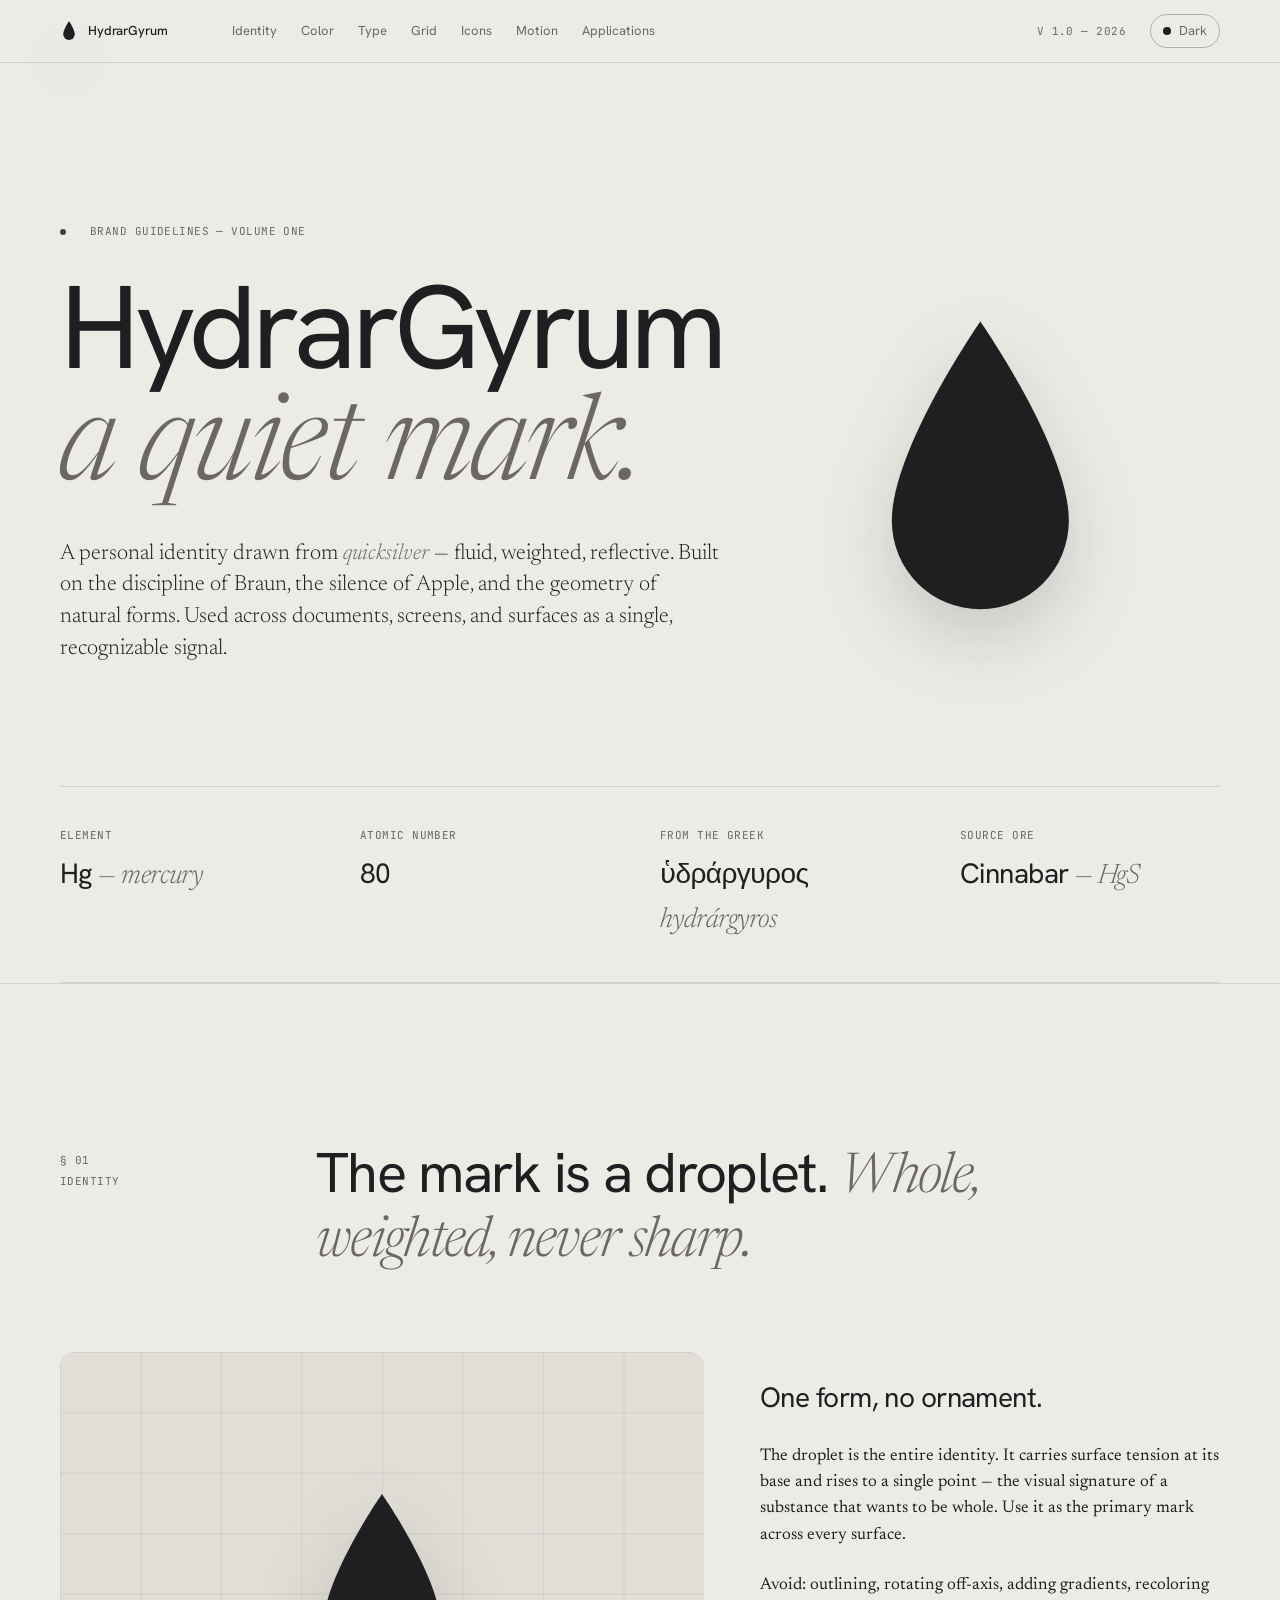
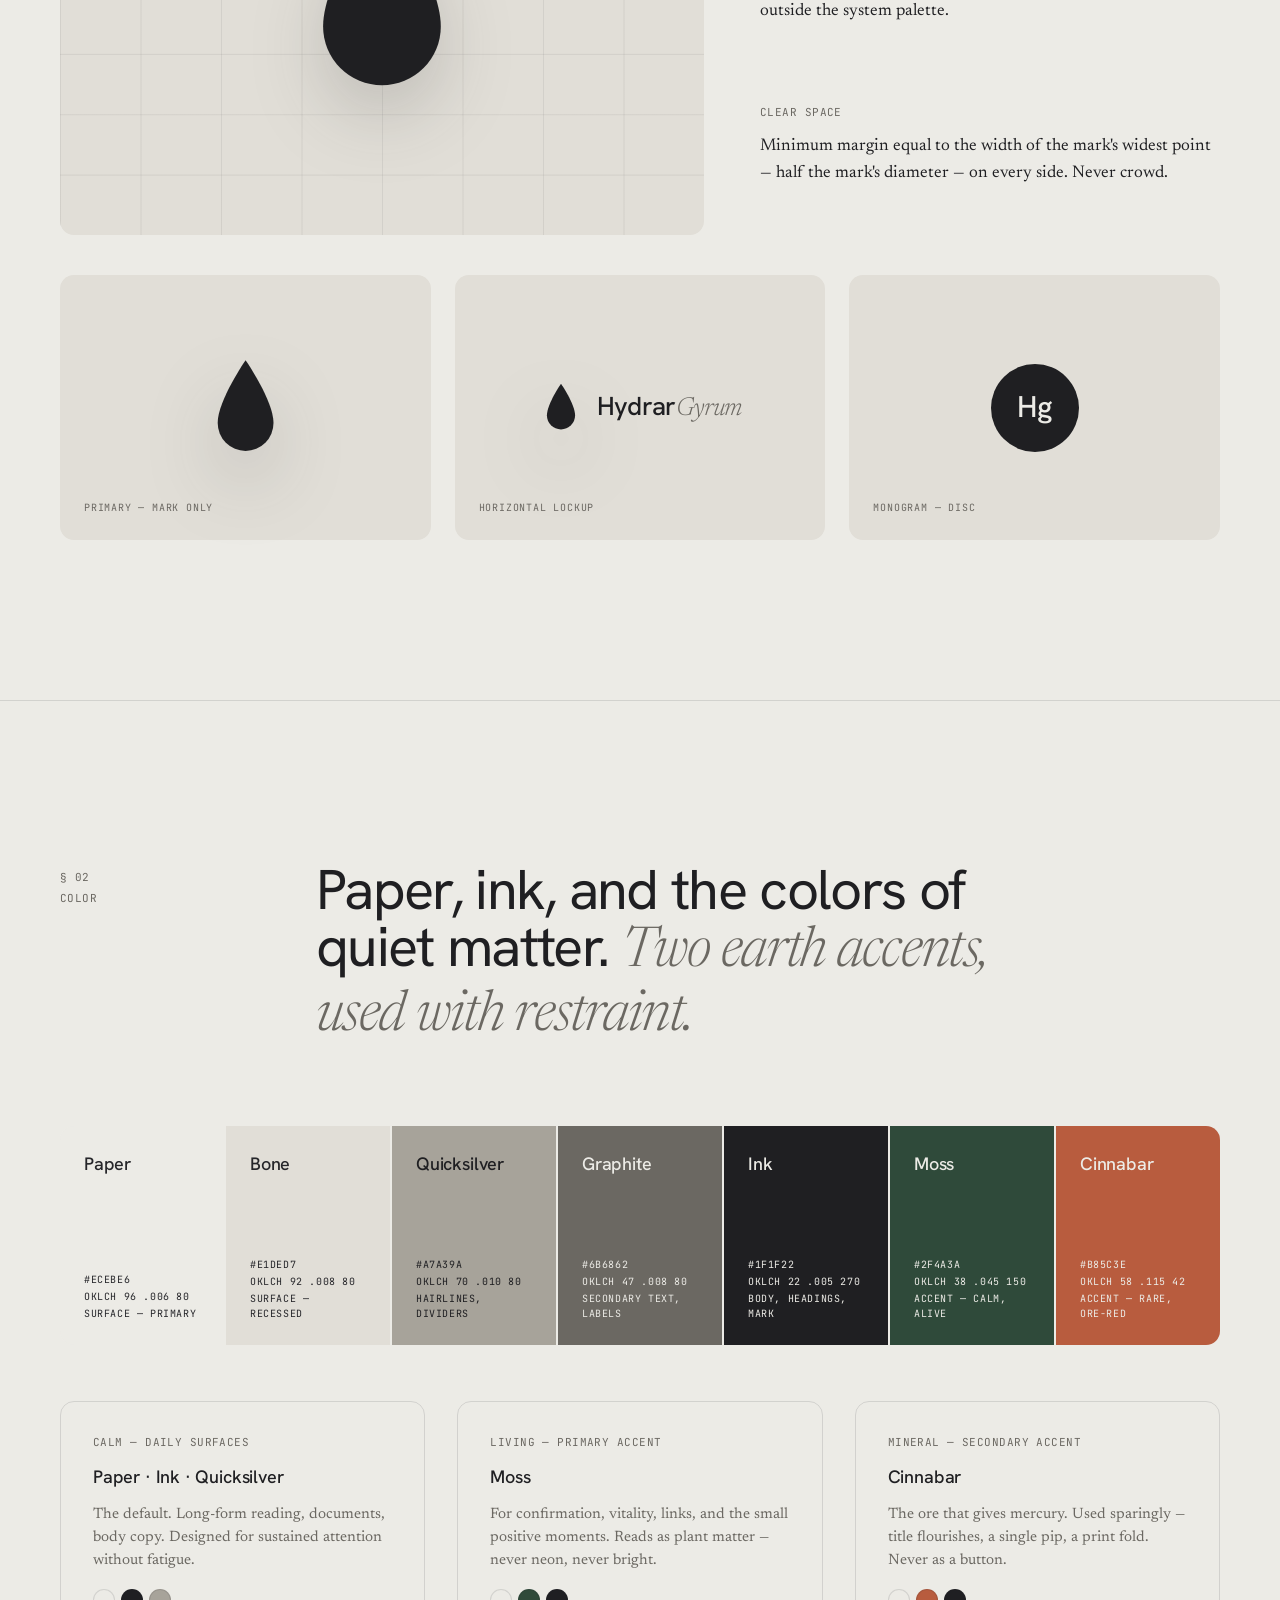
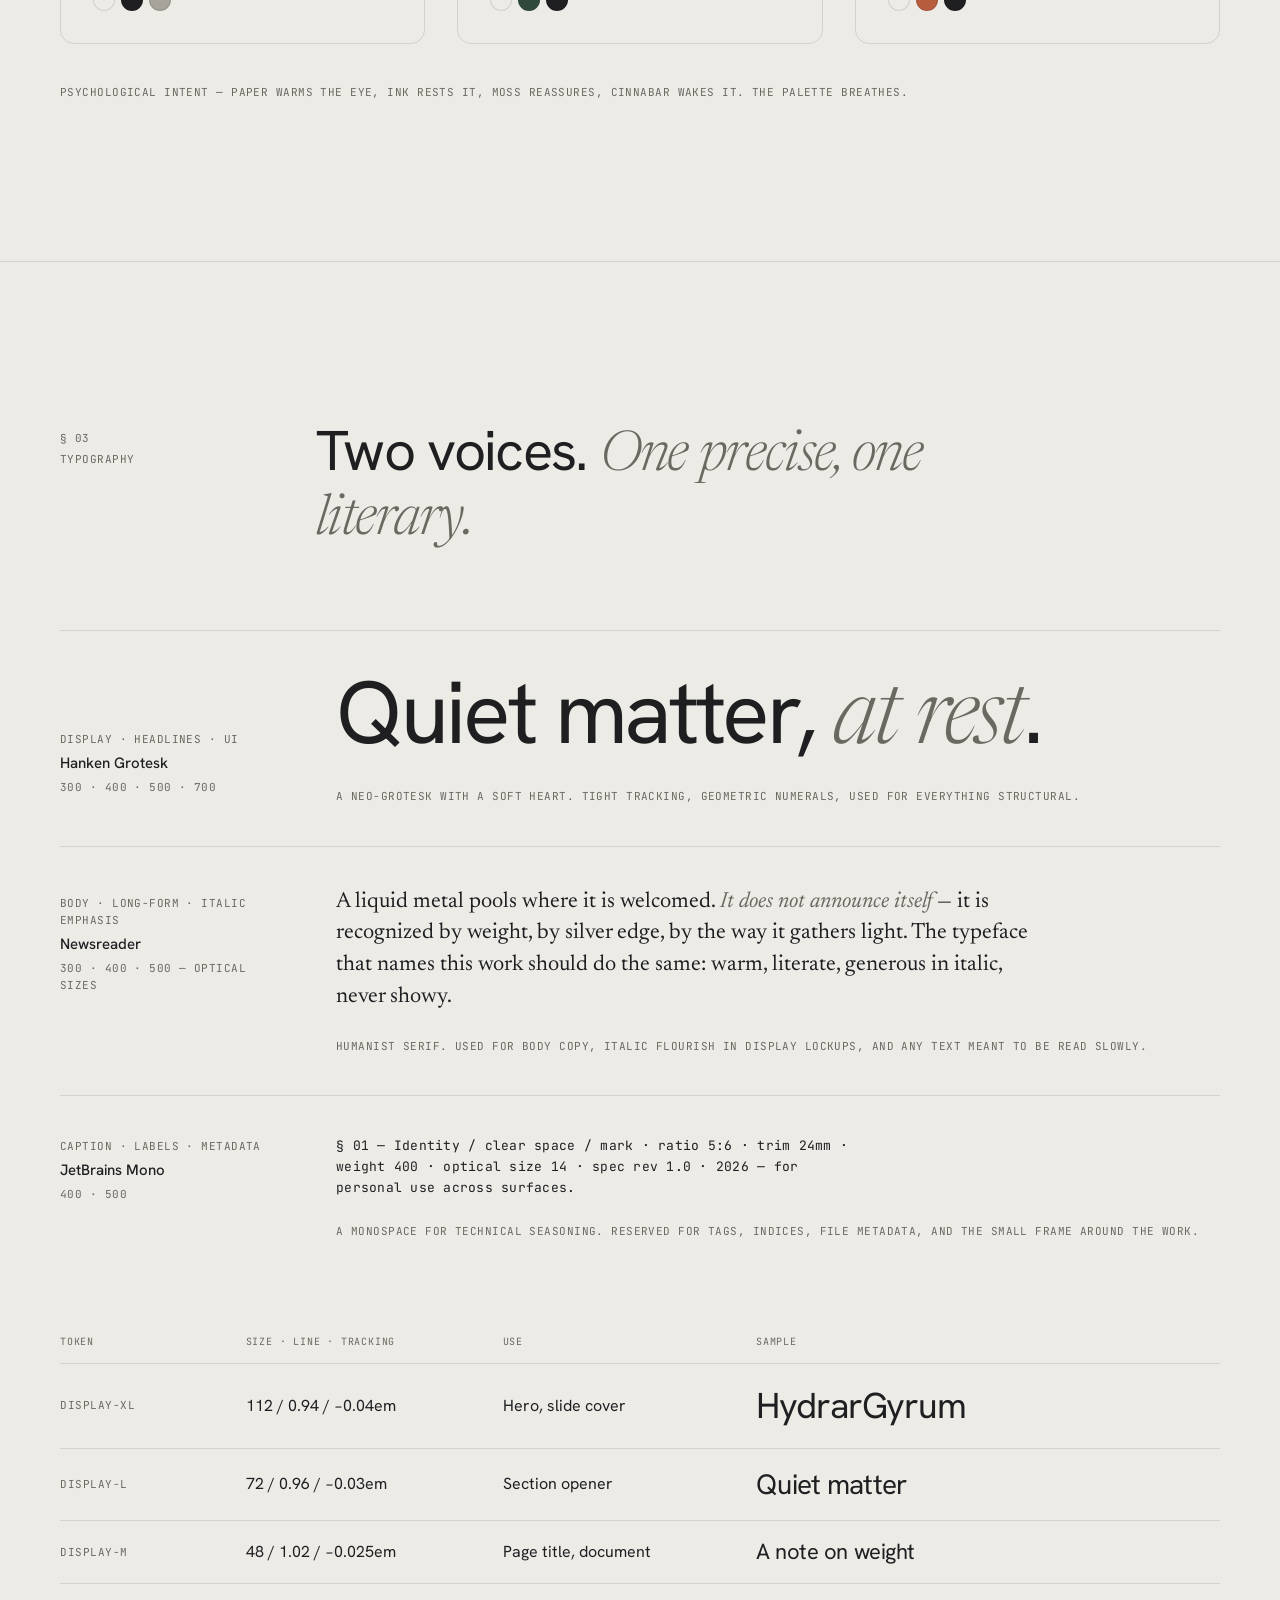
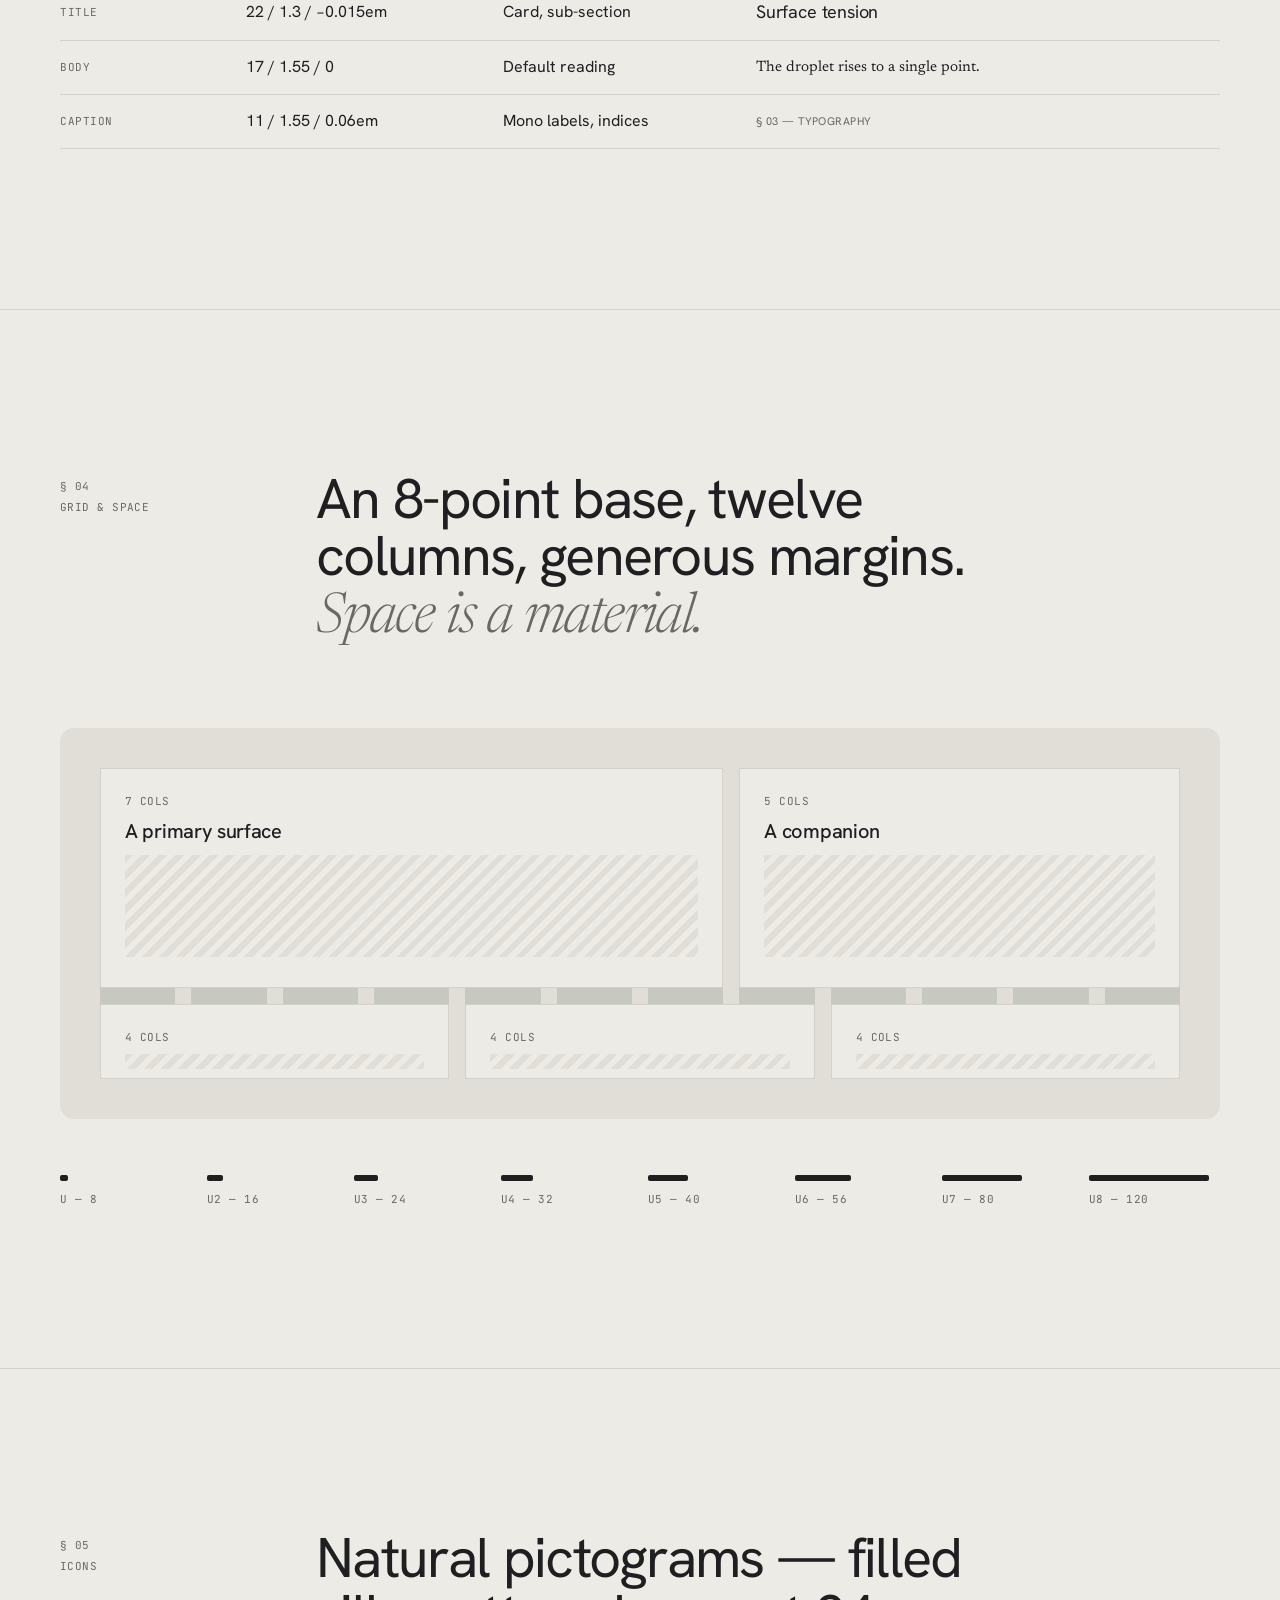
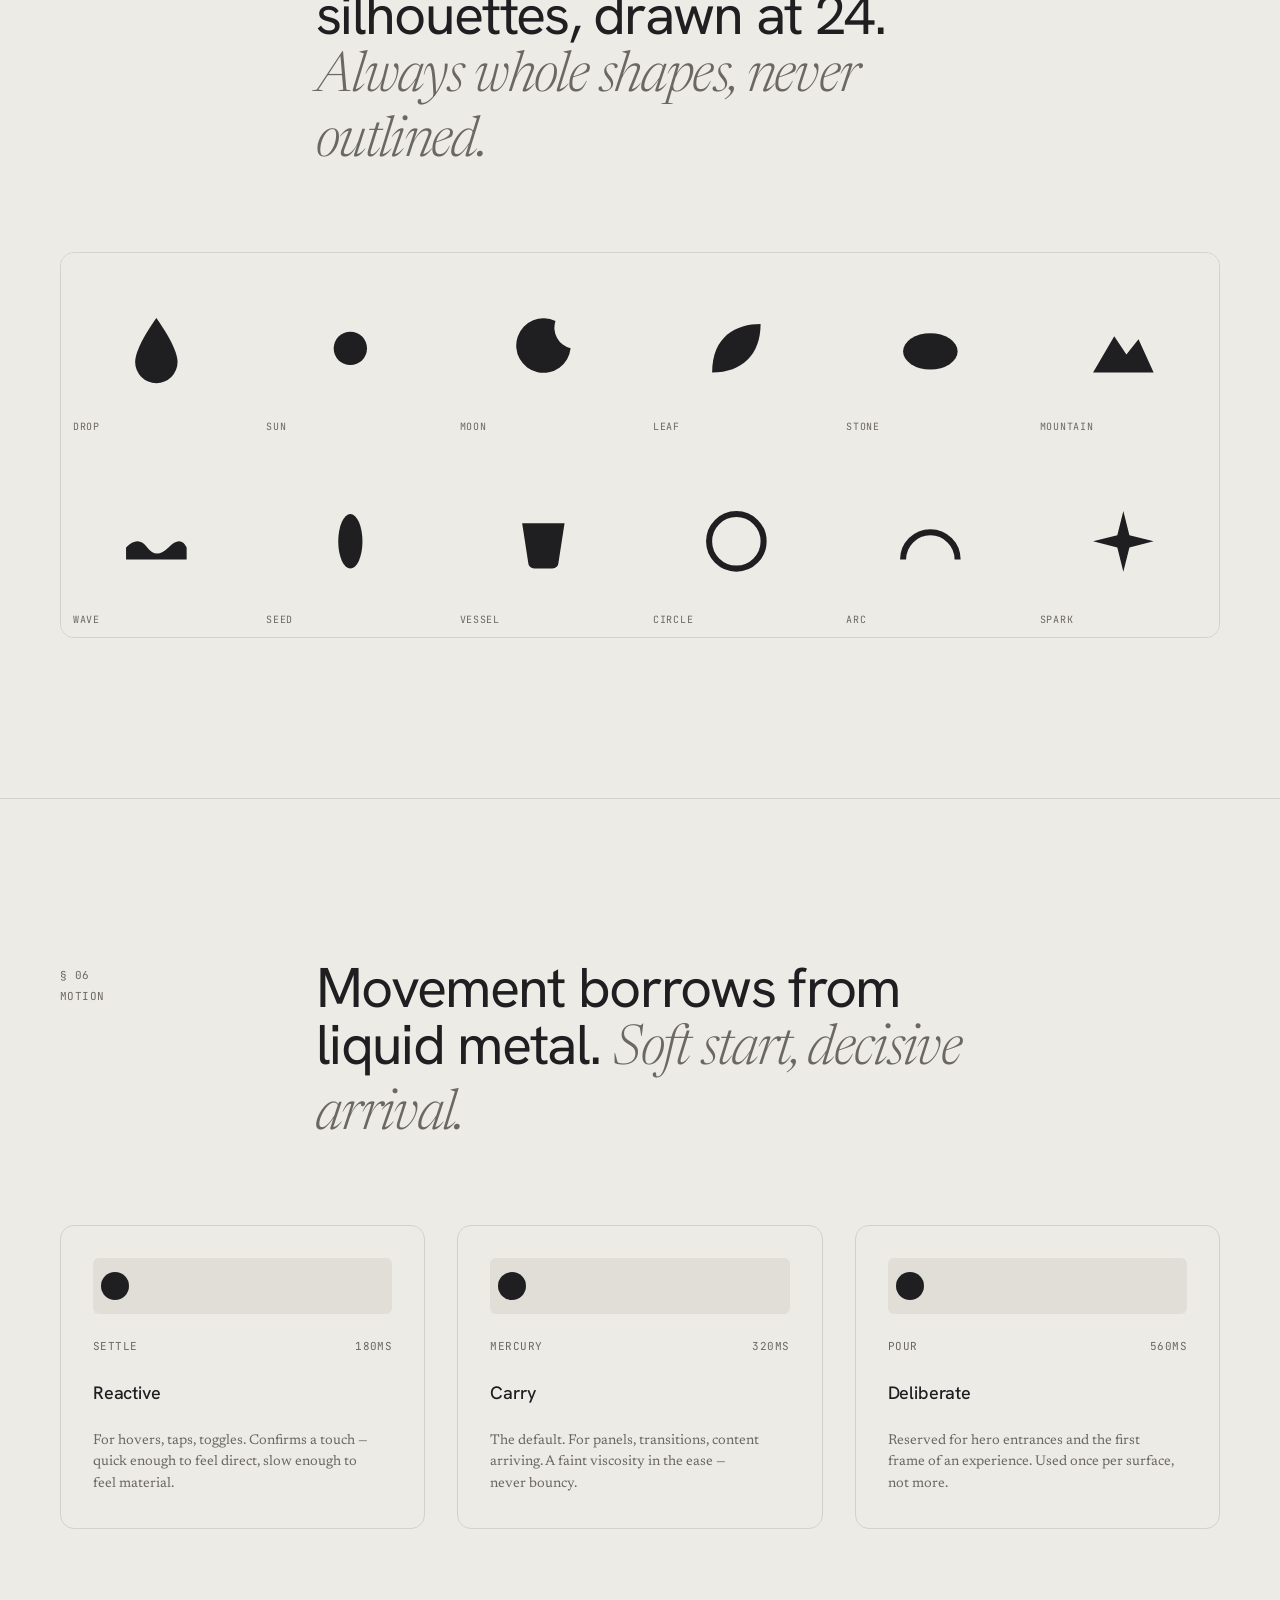
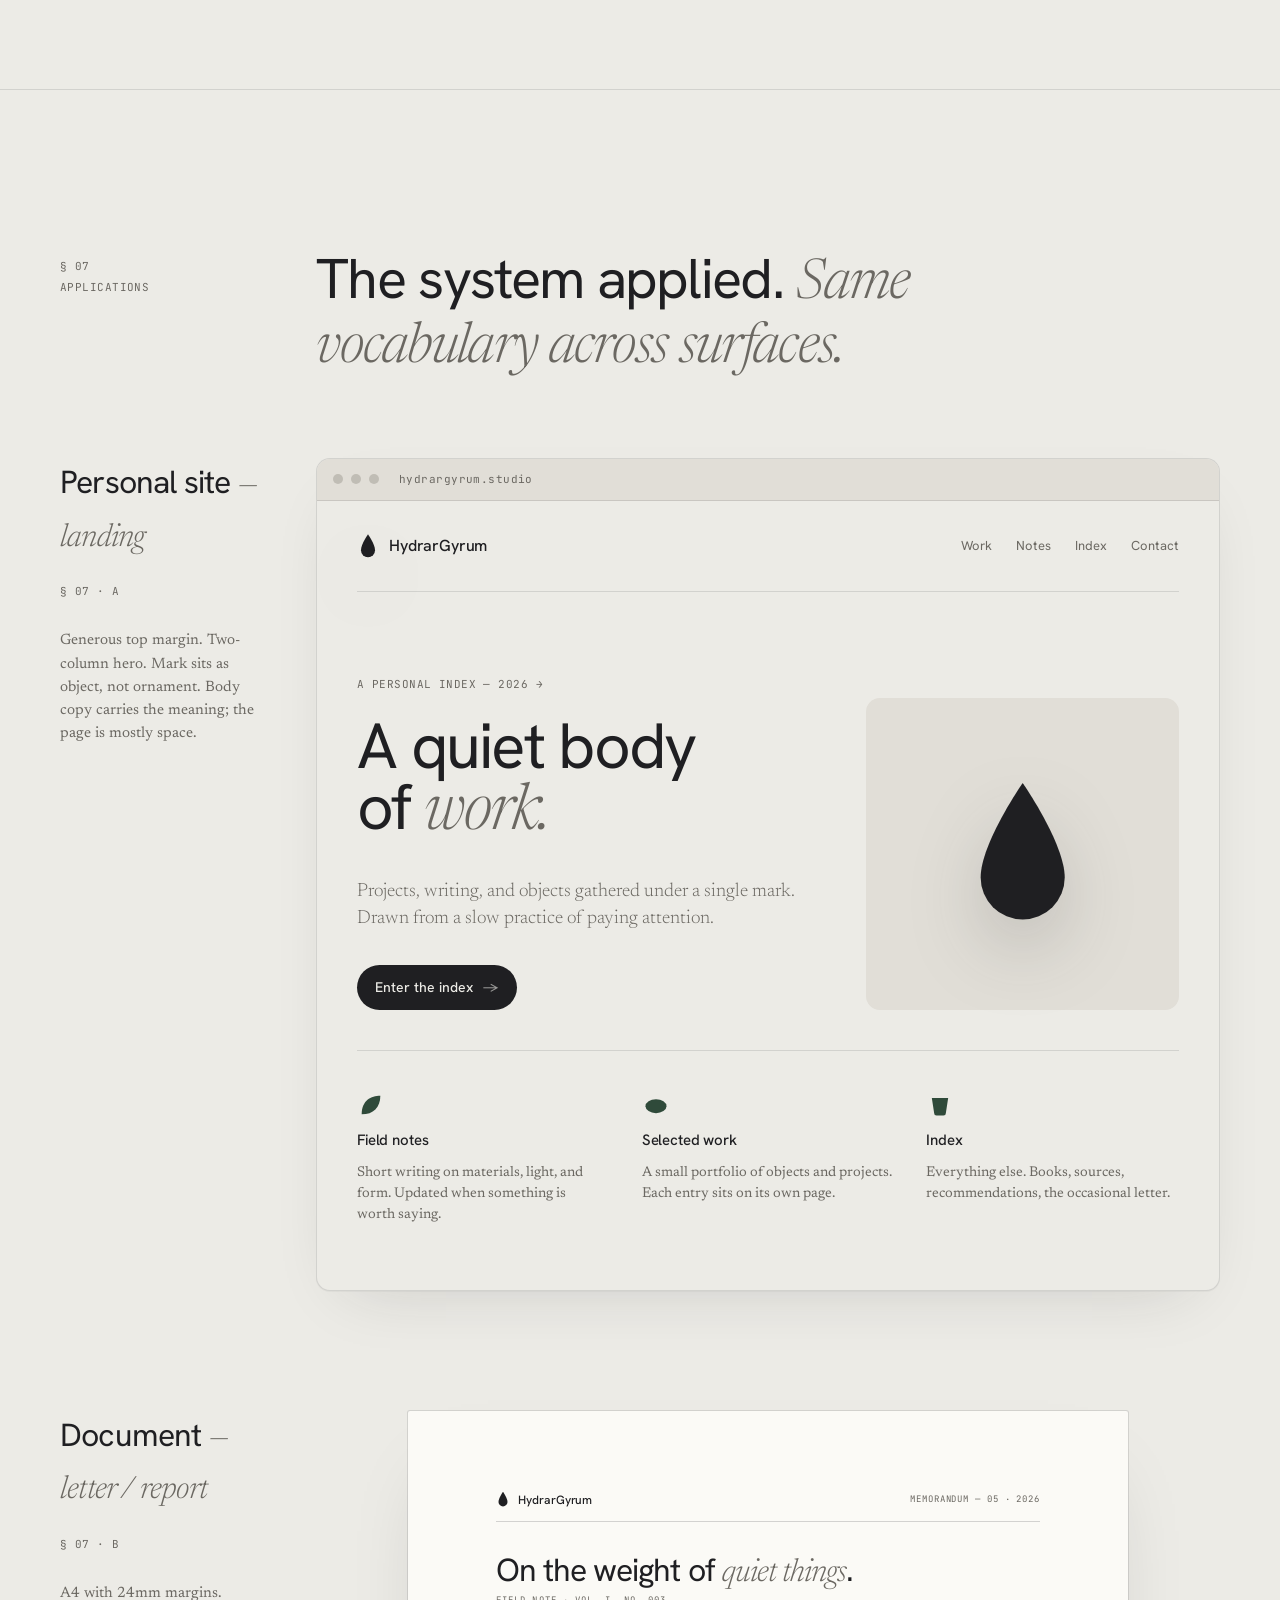
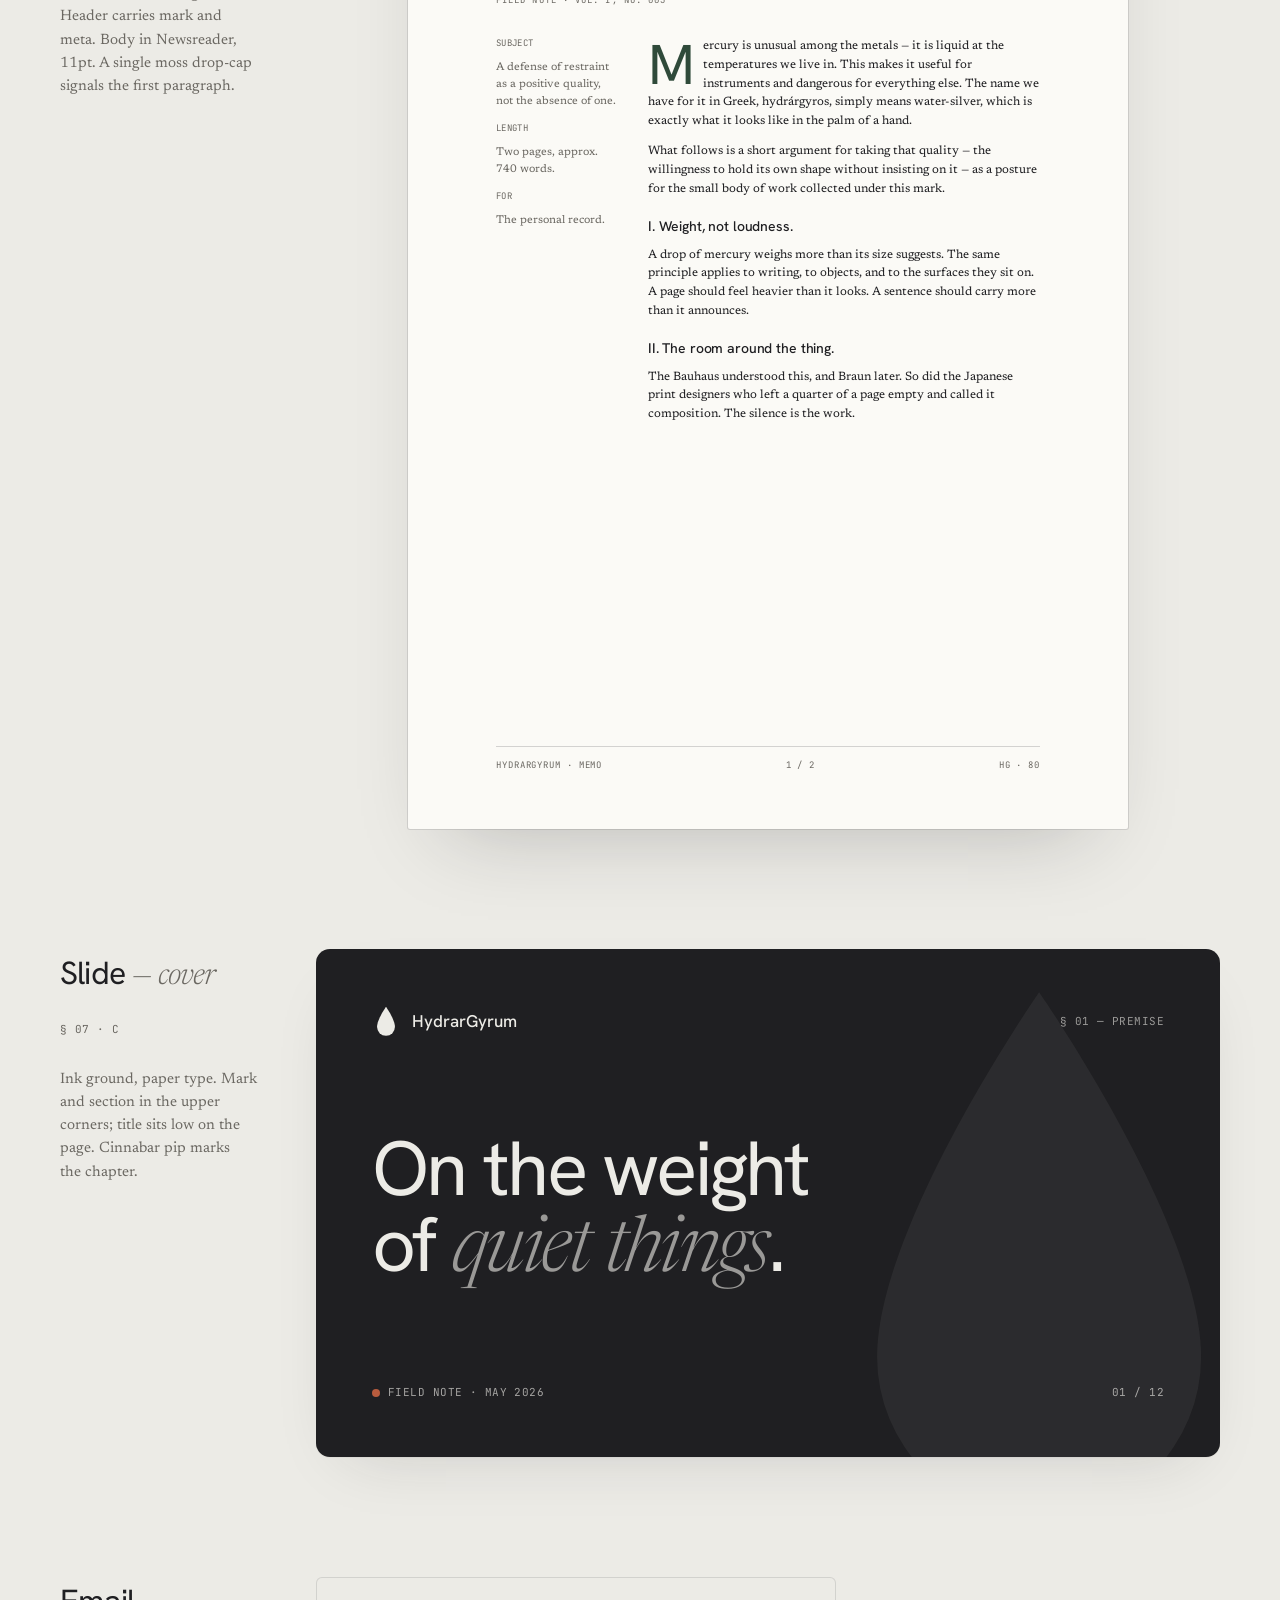
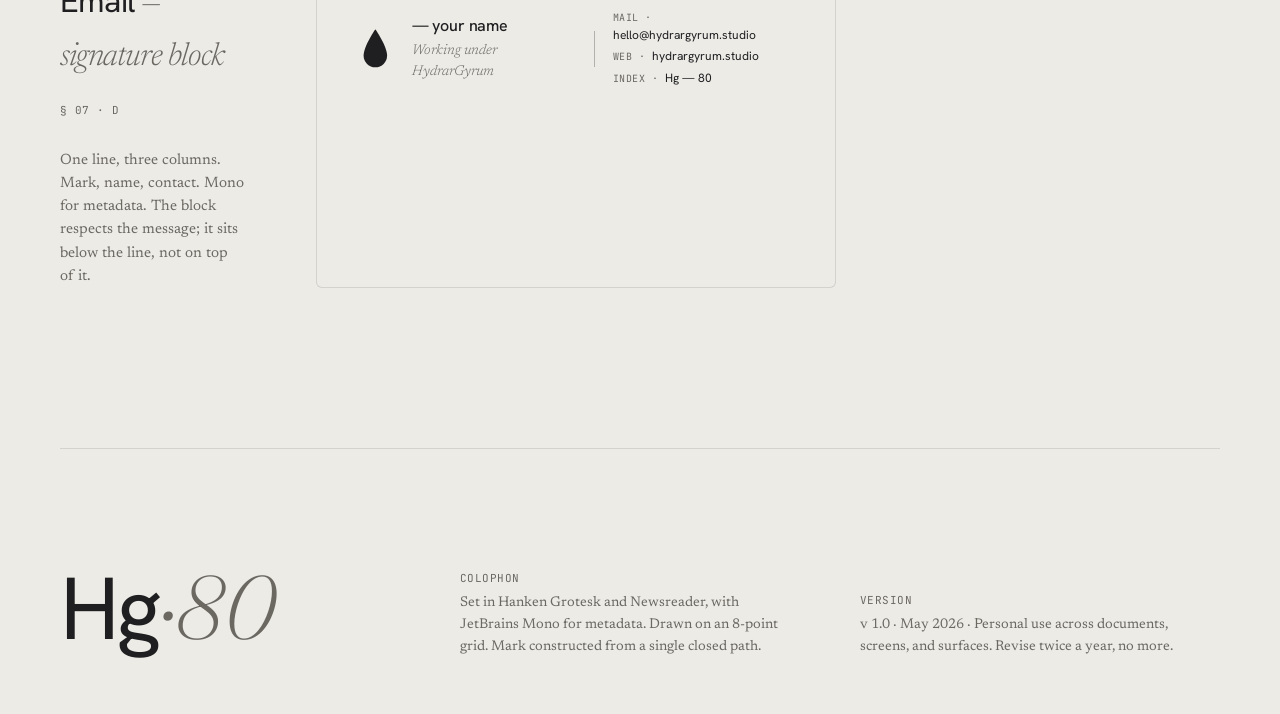
<file: brand-guidelines.html>
<!doctype html>
<html lang="en" data-theme="light">
<head>
<meta charset="utf-8" />
<meta name="viewport" content="width=device-width,initial-scale=1" />
<title>HydrarGyrum — Brand Guidelines</title>
<link rel="preconnect" href="https://fonts.googleapis.com">
<link rel="preconnect" href="https://fonts.gstatic.com" crossorigin>
<link href="https://fonts.googleapis.com/css2?family=Hanken+Grotesk:wght@300;400;500;600;700&family=Newsreader:ital,opsz,wght@0,6..72,300;0,6..72,400;0,6..72,500;1,6..72,300;1,6..72,400&family=JetBrains+Mono:wght@400;500&display=swap" rel="stylesheet">

<style>
  /* ----- TOKENS ----- */
  :root {
    /* Light theme — warm paper & ink */
    --paper:      #ECEBE6;
    --bone:       #E1DED7;
    --quicksilver:#A7A39A;
    --graphite:   #6B6862;
    --ink:        #1F1F22;
    --moss:       #2F4A3A;
    --cinnabar:   #B85C3E;
    --line:       rgba(31,31,34,0.12);
    --line-strong:rgba(31,31,34,0.28);
    --shadow:     0 1px 0 rgba(31,31,34,0.04), 0 24px 64px -32px rgba(31,31,34,0.18);

    /* Type */
    --font-display: "Hanken Grotesk", "Söhne", "Helvetica Neue", Helvetica, sans-serif;
    --font-body:    "Newsreader", "Source Serif Pro", Georgia, serif;
    --font-mono:    "JetBrains Mono", ui-monospace, "SFMono-Regular", Menlo, monospace;

    /* Scale (8pt base) */
    --u:    8px;
    --u2:   16px;
    --u3:   24px;
    --u4:   32px;
    --u5:   40px;
    --u6:   56px;
    --u7:   80px;
    --u8:   120px;
    --u9:   160px;

    /* Radius — natural, never sharp on UI surfaces */
    --r-s: 2px;
    --r-m: 6px;
    --r-l: 14px;

    /* Motion */
    --ease-mercury: cubic-bezier(.22,.61,.36,1);
    --ease-settle:  cubic-bezier(.4,.0,.2,1);
    --t-fast: 180ms;
    --t-med:  320ms;
    --t-slow: 560ms;
  }
  [data-theme="dark"] {
    --paper:      #15161A;
    --bone:       #1D1E22;
    --quicksilver:#6B6862;
    --graphite:   #A7A39A;
    --ink:        #ECEBE6;
    --moss:       #7AA08A;
    --cinnabar:   #D9805C;
    --line:       rgba(236,235,230,0.10);
    --line-strong:rgba(236,235,230,0.28);
    --shadow:     0 1px 0 rgba(0,0,0,0.4), 0 32px 64px -32px rgba(0,0,0,0.55);
  }

  /* ----- RESET / BASE ----- */
  *,*::before,*::after { box-sizing: border-box; }
  html,body { margin:0; padding:0; }
  html { background: var(--paper); }
  body {
    font-family: var(--font-body);
    font-weight: 400;
    font-size: 17px;
    line-height: 1.55;
    color: var(--ink);
    background: var(--paper);
    -webkit-font-smoothing: antialiased;
    -moz-osx-font-smoothing: grayscale;
    transition: background var(--t-med) var(--ease-mercury), color var(--t-med) var(--ease-mercury);
  }
  ::selection { background: var(--moss); color: var(--paper); }

  h1,h2,h3,h4,h5 {
    font-family: var(--font-display);
    font-weight: 500;
    letter-spacing: -0.018em;
    color: var(--ink);
    margin: 0;
  }
  p { margin: 0; text-wrap: pretty; }
  a { color: var(--ink); }

  .mono { font-family: var(--font-mono); font-size: 11px; letter-spacing: 0.04em; text-transform: uppercase; color: var(--graphite); }
  .ital { font-family: var(--font-body); font-style: italic; color: var(--graphite); }
  .lead { font-family: var(--font-body); font-size: 22px; line-height: 1.45; color: var(--ink); font-weight: 300; }
  .lead em { font-style: italic; color: var(--graphite); }

  /* ----- LAYOUT ----- */
  .wrap { max-width: 1240px; margin: 0 auto; padding: 0 var(--u5); }
  .section { padding: var(--u9) 0; border-top: 1px solid var(--line); }
  .section:first-of-type { border-top: 0; }
  .section-head {
    display: grid;
    grid-template-columns: 200px 1fr;
    gap: var(--u6);
    margin-bottom: var(--u7);
    align-items: start;
  }
  .section-head .index { display: flex; flex-direction: column; gap: 4px; padding-top: 8px; }
  .section-head h2 {
    font-size: 56px;
    line-height: 1.02;
    letter-spacing: -0.03em;
    font-weight: 400;
    max-width: 720px;
  }
  .section-head h2 em { font-family: var(--font-body); font-weight: 300; color: var(--graphite); }

  /* ----- TOP CHROME ----- */
  .topbar {
    position: sticky; top: 0; z-index: 50;
    backdrop-filter: blur(20px) saturate(140%);
    -webkit-backdrop-filter: blur(20px) saturate(140%);
    background: color-mix(in oklab, var(--paper) 78%, transparent);
    border-bottom: 1px solid var(--line);
  }
  .topbar-inner {
    max-width: 1240px;
    margin: 0 auto;
    padding: 14px var(--u5);
    display: flex; align-items: center; gap: var(--u4);
    font-family: var(--font-display);
    font-size: 13px;
  }
  .topbar .brand { display: flex; align-items: center; gap: 10px; font-weight: 500; letter-spacing: -0.01em; }
  .topbar nav { display: flex; gap: var(--u3); margin-left: var(--u4); }
  .topbar nav a { text-decoration: none; color: var(--graphite); transition: color var(--t-fast); }
  .topbar nav a:hover { color: var(--ink); }
  .topbar .right { margin-left: auto; display: flex; align-items: center; gap: var(--u3); color: var(--graphite); }
  .theme-toggle {
    background: transparent; border: 1px solid var(--line-strong);
    border-radius: 999px; padding: 6px 12px;
    font: inherit; color: var(--graphite); cursor: pointer;
    display: inline-flex; align-items: center; gap: 8px;
    transition: color var(--t-fast), border-color var(--t-fast);
  }
  .theme-toggle:hover { color: var(--ink); border-color: var(--ink); }
  .theme-toggle .dot { width: 8px; height: 8px; border-radius: 999px; background: var(--ink); }

  /* ----- HERO ----- */
  .hero { padding: var(--u9) 0 var(--u8); position: relative; overflow: hidden; }
  .hero-grid { display: grid; grid-template-columns: 1.15fr .85fr; gap: var(--u7); align-items: end; }
  .hero h1 {
    font-size: clamp(64px, 9.2vw, 132px);
    line-height: 0.94;
    letter-spacing: -0.045em;
    font-weight: 400;
  }
  .hero h1 .ital {
    font-family: var(--font-body);
    font-style: italic;
    font-weight: 300;
    color: var(--graphite);
    letter-spacing: -0.02em;
  }
  .hero .kicker { display: flex; gap: var(--u3); align-items: center; margin-bottom: var(--u4); color: var(--graphite); }
  .hero .kicker .pip { width: 6px; height: 6px; border-radius: 999px; background: var(--moss); }
  .hero p.lead { margin-top: var(--u4); max-width: 30em; }
  .hero-mark {
    aspect-ratio: 1 / 1.1;
    display: flex; align-items: center; justify-content: center;
    position: relative;
  }
  .hero-mark .drop { width: 78%; height: auto; }

  /* The mark itself — abstract mercury droplet */
  .drop {
    color: var(--ink);
    filter: drop-shadow(0 28px 36px rgba(31,31,34,0.18));
    transition: filter var(--t-med) var(--ease-mercury), color var(--t-med) var(--ease-mercury);
  }
  [data-theme="dark"] .drop { filter: drop-shadow(0 28px 36px rgba(0,0,0,0.6)); }

  /* ----- ORIGIN STRIP ----- */
  .meta-strip {
    display: grid;
    grid-template-columns: repeat(4, 1fr);
    gap: var(--u5);
    padding: var(--u5) 0;
    border-top: 1px solid var(--line);
    border-bottom: 1px solid var(--line);
  }
  .meta-cell .mono { display: block; margin-bottom: 8px; }
  .meta-cell .val { font-family: var(--font-display); font-size: 28px; letter-spacing: -0.02em; font-weight: 400; }
  .meta-cell .val em { font-family: var(--font-body); font-style: italic; font-weight: 300; color: var(--graphite); }

  /* ----- THE MARK ----- */
  .mark-grid { display: grid; grid-template-columns: 1.4fr 1fr; gap: var(--u6); align-items: stretch; }
  .mark-display {
    background: var(--bone);
    border-radius: var(--r-l);
    padding: var(--u7);
    display: flex; align-items: center; justify-content: center;
    aspect-ratio: 4 / 3;
    position: relative;
    overflow: hidden;
  }
  .mark-display .drop { width: 38%; }
  .mark-rule {
    position: absolute; inset: 0;
    background:
      linear-gradient(to right, var(--line) 1px, transparent 1px) 0 0/12.5% 100%,
      linear-gradient(to bottom, var(--line) 1px, transparent 1px) 0 0/100% 12.5%;
    opacity: 0.6;
    pointer-events: none;
  }
  .mark-display.with-rule .mark-rule { display: block; }

  .mark-notes { display: flex; flex-direction: column; justify-content: space-between; padding: var(--u3) 0; }
  .mark-notes h3 { font-size: 28px; letter-spacing: -0.02em; font-weight: 400; margin-bottom: var(--u3); }
  .mark-notes p { margin-bottom: var(--u3); }

  .lockup-row { display: grid; grid-template-columns: repeat(3, 1fr); gap: var(--u3); margin-top: var(--u5); }
  .lockup {
    background: var(--bone);
    border-radius: var(--r-l);
    padding: var(--u5);
    aspect-ratio: 1.4 / 1;
    display: flex; align-items: center; justify-content: center;
    position: relative;
  }
  .lockup .label {
    position: absolute; left: var(--u3); bottom: var(--u3);
    font-family: var(--font-mono); font-size: 10px; text-transform: uppercase; letter-spacing: 0.08em;
    color: var(--graphite);
  }
  .lockup .drop { width: 30%; }
  .lockup-h { display: flex; align-items: center; gap: 14px; }
  .lockup-h .drop { width: 44px; }
  .lockup-h .word { font-family: var(--font-display); font-size: 26px; letter-spacing: -0.025em; font-weight: 500; }
  .lockup-h .word em { font-family: var(--font-body); font-style: italic; font-weight: 300; color: var(--graphite); }
  .lockup-mono {
    width: 88px; height: 88px; border-radius: 999px;
    background: var(--ink); color: var(--paper);
    display: flex; align-items: center; justify-content: center;
    font-family: var(--font-display); font-size: 30px; font-weight: 500; letter-spacing: -0.02em;
  }
  .lockup-mono em { font-family: var(--font-body); font-style: italic; font-weight: 300; }

  /* ----- COLOR ----- */
  .palette { display: grid; grid-template-columns: repeat(7, 1fr); gap: 2px; border-radius: var(--r-l); overflow: hidden; }
  .swatch { aspect-ratio: 3 / 4; padding: var(--u3); display: flex; flex-direction: column; justify-content: space-between; position: relative; }
  .swatch .name { font-family: var(--font-display); font-size: 18px; letter-spacing: -0.01em; font-weight: 500; }
  .swatch .meta { display: flex; flex-direction: column; gap: 2px; font-family: var(--font-mono); font-size: 10px; line-height: 1.5; text-transform: uppercase; letter-spacing: 0.06em; }
  .swatch.s-paper       { background: #ECEBE6; color: #26262a; }
  .swatch.s-bone        { background: #E1DED7; color: #26262a; }
  .swatch.s-quicksilver { background: #A7A39A; color: #1F1F22; }
  .swatch.s-graphite    { background: #6B6862; color: #ECEBE6; }
  .swatch.s-ink         { background: #1F1F22; color: #ECEBE6; }
  .swatch.s-moss        { background: #2F4A3A; color: #ECEBE6; }
  .swatch.s-cinnabar    { background: #B85C3E; color: #ECEBE6; }

  .color-roles { display: grid; grid-template-columns: repeat(3, 1fr); gap: var(--u4); margin-top: var(--u6); }
  .role-card { padding: var(--u4); border: 1px solid var(--line); border-radius: var(--r-l); display: flex; flex-direction: column; gap: 12px; }
  .role-card h4 { font-size: 18px; font-weight: 500; letter-spacing: -0.01em; }
  .role-card p { font-size: 15px; color: var(--graphite); }
  .role-chips { display: flex; gap: 6px; margin-top: 4px; }
  .role-chips i { width: 22px; height: 22px; border-radius: 999px; border: 1px solid var(--line); display: inline-block; }

  /* ----- TYPE ----- */
  .type-grid { display: grid; grid-template-columns: 220px 1fr; gap: var(--u6); }
  .type-row { padding: var(--u5) 0; border-top: 1px solid var(--line); display: grid; grid-template-columns: 220px 1fr; gap: var(--u6); align-items: baseline; }
  .type-row:first-child { border-top: 0; padding-top: 0; }
  .type-row .label { display: flex; flex-direction: column; gap: 4px; }
  .type-row .label .name { font-family: var(--font-display); font-size: 15px; font-weight: 500; }
  .type-row .sample-display { font-family: var(--font-display); font-size: 88px; line-height: 0.95; letter-spacing: -0.035em; font-weight: 400; }
  .type-row .sample-display em { font-family: var(--font-body); font-style: italic; font-weight: 300; color: var(--graphite); }
  .type-row .sample-body { font-family: var(--font-body); font-size: 22px; line-height: 1.45; max-width: 32em; font-weight: 400; }
  .type-row .sample-body em { color: var(--graphite); }
  .type-row .sample-mono { font-family: var(--font-mono); font-size: 13px; line-height: 1.6; letter-spacing: 0.02em; max-width: 40em; }

  .scale-table { width: 100%; border-collapse: collapse; margin-top: var(--u5); }
  .scale-table th, .scale-table td { text-align: left; padding: 14px 0; border-bottom: 1px solid var(--line); font-family: var(--font-display); }
  .scale-table th { font-family: var(--font-mono); font-size: 10px; letter-spacing: 0.08em; text-transform: uppercase; color: var(--graphite); font-weight: 400; }
  .scale-table td { font-size: 16px; }
  .scale-table td:nth-child(1) { font-family: var(--font-mono); font-size: 11px; color: var(--graphite); width: 16%; text-transform: uppercase; letter-spacing: 0.05em; }
  .scale-table .demo { width: 40%; }

  /* ----- GRID ----- */
  .grid-demo { background: var(--bone); border-radius: var(--r-l); padding: var(--u5); position: relative; min-height: 320px; }
  .grid-cols { position: absolute; inset: var(--u5); display: grid; grid-template-columns: repeat(12, 1fr); gap: 16px; pointer-events: none; }
  .grid-cols span { background: color-mix(in oklab, var(--moss) 14%, transparent); border-radius: var(--r-s); }
  .grid-content { position: relative; display: grid; grid-template-columns: repeat(12, 1fr); gap: 16px; }
  .grid-content .blk { background: var(--paper); border: 1px solid var(--line); border-radius: var(--r-s); padding: var(--u3); min-height: 64px; }
  .grid-content .blk.b1 { grid-column: span 7; min-height: 220px; }
  .grid-content .blk.b2 { grid-column: span 5; min-height: 220px; }
  .grid-content .blk.b3 { grid-column: span 4; }
  .grid-content .blk.b4 { grid-column: span 4; }
  .grid-content .blk.b5 { grid-column: span 4; }
  .grid-content .blk .mono { display:block; margin-bottom: 6px; }
  .grid-content .blk .ph { background: repeating-linear-gradient(135deg, var(--bone) 0 6px, transparent 6px 12px); width: 100%; height: 60%; border-radius: var(--r-s); margin-top: 8px; }

  .space-scale { display: grid; grid-template-columns: repeat(8, 1fr); gap: var(--u2); margin-top: var(--u6); }
  .space-cell { display: flex; flex-direction: column; gap: 10px; }
  .space-cell .bar { background: var(--ink); border-radius: 2px; height: 6px; }
  .space-cell .mono { display: block; }

  /* ----- ICONS ----- */
  .icon-grid {
    display: grid;
    grid-template-columns: repeat(6, 1fr);
    gap: 2px;
    border-radius: var(--r-l);
    overflow: hidden;
    border: 1px solid var(--line);
  }
  .icon-cell {
    background: var(--paper);
    aspect-ratio: 1;
    display: flex; align-items: center; justify-content: center;
    position: relative;
    transition: background var(--t-fast);
  }
  .icon-cell:hover { background: var(--bone); }
  .icon-cell svg { width: 38%; height: 38%; color: var(--ink); }
  .icon-cell .lbl {
    position: absolute; left: 12px; bottom: 10px;
    font-family: var(--font-mono); font-size: 10px; text-transform: uppercase; letter-spacing: 0.07em; color: var(--graphite);
  }

  /* ----- MOTION ----- */
  .motion-grid { display: grid; grid-template-columns: repeat(3, 1fr); gap: var(--u4); }
  .motion-card { border: 1px solid var(--line); border-radius: var(--r-l); padding: var(--u4); display: flex; flex-direction: column; gap: var(--u3); }
  .motion-card .track {
    height: 56px; background: var(--bone); border-radius: var(--r-m); position: relative; overflow: hidden;
  }
  .motion-card .ball {
    position: absolute; top: 50%; left: 8px;
    width: 28px; height: 28px; border-radius: 999px; background: var(--ink);
    transform: translateY(-50%);
    animation: slide 2400ms infinite both;
  }
  .motion-card.m-fast .ball { animation-duration: 1200ms; animation-timing-function: var(--ease-settle); }
  .motion-card.m-med  .ball { animation-duration: 2000ms; animation-timing-function: var(--ease-mercury); }
  .motion-card.m-slow .ball { animation-duration: 3200ms; animation-timing-function: cubic-bezier(.7,0,.2,1); }
  @keyframes slide {
    0%   { left: 8px; }
    45%  { left: calc(100% - 36px); }
    55%  { left: calc(100% - 36px); }
    100% { left: 8px; }
  }
  .motion-card .mono { display: flex; justify-content: space-between; }
  .motion-card h4 { font-size: 18px; font-weight: 500; letter-spacing: -0.01em; }
  .motion-card p { font-size: 14px; color: var(--graphite); }

  /* ----- APPLICATIONS ----- */
  .app-row { display: grid; grid-template-columns: 200px 1fr; gap: var(--u6); margin-bottom: var(--u8); }
  .app-row:last-child { margin-bottom: 0; }
  .app-row .heading h3 { font-size: 32px; font-weight: 400; letter-spacing: -0.025em; margin-bottom: var(--u2); }
  .app-row .heading h3 em { font-family: var(--font-body); font-style: italic; font-weight: 300; color: var(--graphite); }
  .app-row .heading p { font-size: 15px; color: var(--graphite); margin-top: var(--u3); }

  /* Website mock */
  .web-mock {
    border-radius: var(--r-l); overflow: hidden; box-shadow: var(--shadow);
    background: var(--paper); border: 1px solid var(--line);
  }
  .web-chrome { display: flex; align-items: center; gap: 8px; padding: 12px 16px; background: var(--bone); border-bottom: 1px solid var(--line); }
  .web-chrome i { width: 10px; height: 10px; border-radius: 999px; background: var(--quicksilver); opacity: 0.55; }
  .web-chrome .url { margin-left: 12px; font-family: var(--font-mono); font-size: 11px; color: var(--graphite); letter-spacing: 0.04em; }
  .web-body { padding: var(--u4) var(--u5); }
  .web-nav { display: flex; align-items: center; gap: var(--u3); padding-bottom: var(--u4); border-bottom: 1px solid var(--line); }
  .web-nav .brand { display: flex; align-items: center; gap: 10px; font-family: var(--font-display); font-weight: 500; font-size: 16px; letter-spacing: -0.01em; }
  .web-nav .brand .drop { width: 22px; }
  .web-nav .links { margin-left: auto; display: flex; gap: var(--u3); font-family: var(--font-display); font-size: 13px; color: var(--graphite); }
  .web-hero { display: grid; grid-template-columns: 1.2fr .8fr; gap: var(--u5); align-items: end; padding: var(--u7) 0 var(--u5); }
  .web-hero h2 { font-size: 64px; line-height: 0.96; letter-spacing: -0.035em; font-weight: 400; }
  .web-hero h2 em { font-family: var(--font-body); font-style: italic; font-weight: 300; color: var(--graphite); }
  .web-hero .lead { font-size: 19px; margin-top: var(--u4); max-width: 26em; color: var(--graphite); }
  .web-hero .cta { margin-top: var(--u4); display: inline-flex; align-items: center; gap: 10px; padding: 12px 18px; background: var(--ink); color: var(--paper); border-radius: 999px; font-family: var(--font-display); font-size: 14px; font-weight: 500; }
  .web-hero .right { display:flex; align-items: center; justify-content: center; aspect-ratio: 1; background: var(--bone); border-radius: var(--r-l); }
  .web-hero .right .drop { width: 42%; }
  .web-feature-row { display: grid; grid-template-columns: repeat(3, 1fr); gap: var(--u4); padding: var(--u5) 0 var(--u4); border-top: 1px solid var(--line); }
  .web-feature { display: flex; flex-direction: column; gap: 10px; }
  .web-feature .icn { width: 28px; height: 28px; color: var(--moss); }
  .web-feature h5 { font-family: var(--font-display); font-size: 15px; font-weight: 500; letter-spacing: -0.01em; }
  .web-feature p { font-size: 14px; color: var(--graphite); line-height: 1.5; }

  /* Document */
  .doc-mock {
    background: #FBFAF6;
    color: #1F1F22;
    aspect-ratio: 1 / 1.414;
    max-width: 720px;
    margin: 0 auto;
    padding: 80px 88px;
    box-shadow: 0 0 0 1px var(--line), 0 40px 80px -40px rgba(31,31,34,0.25);
    border-radius: 2px;
    font-family: var(--font-body);
    font-size: 12px;
    line-height: 1.55;
    color: #1F1F22;
    position: relative;
  }
  [data-theme="dark"] .doc-mock { box-shadow: 0 0 0 1px rgba(255,255,255,0.06), 0 40px 80px -40px rgba(0,0,0,0.7); }
  .doc-head { display: flex; align-items: center; justify-content: space-between; padding-bottom: 12px; border-bottom: 1px solid rgba(31,31,34,0.18); }
  .doc-head .brand { display: flex; align-items: center; gap: 8px; font-family: var(--font-display); font-weight: 500; font-size: 12px; letter-spacing: -0.005em; }
  .doc-head .brand .drop { width: 14px; color: #1F1F22; filter: none; }
  .doc-head .meta { font-family: var(--font-mono); font-size: 9px; text-transform: uppercase; letter-spacing: 0.1em; color: #6B6862; }
  .doc-title { font-family: var(--font-display); font-size: 32px; font-weight: 400; letter-spacing: -0.03em; margin-top: 32px; line-height: 1.05; }
  .doc-title em { font-family: var(--font-body); font-style: italic; font-weight: 300; color: #6B6862; }
  .doc-sub { font-family: var(--font-mono); font-size: 9px; text-transform: uppercase; letter-spacing: 0.12em; color: #6B6862; margin-top: 16px; }
  .doc-cols { display: grid; grid-template-columns: 120px 1fr; gap: 32px; margin-top: 28px; }
  .doc-side .mono { display: block; margin-bottom: 8px; font-size: 9px; }
  .doc-side p { font-size: 11px; color: #6B6862; }
  .doc-body p { margin-bottom: 12px; }
  .doc-body h4 { font-family: var(--font-display); font-size: 14px; font-weight: 500; margin: 18px 0 8px; letter-spacing: -0.01em; }
  .doc-body .drop-cap::first-letter { font-family: var(--font-display); font-size: 56px; line-height: .8; float: left; padding: 6px 8px 0 0; font-weight: 400; color: #2F4A3A; }
  .doc-foot { position: absolute; left: 88px; right: 88px; bottom: 56px; display: flex; justify-content: space-between; font-family: var(--font-mono); font-size: 9px; text-transform: uppercase; letter-spacing: 0.1em; color: #6B6862; padding-top: 12px; border-top: 1px solid rgba(31,31,34,0.18); }

  /* Slide cover */
  .slide-mock {
    aspect-ratio: 16/9;
    background: var(--ink);
    color: var(--paper);
    border-radius: var(--r-l);
    padding: var(--u6);
    display: flex; flex-direction: column; justify-content: space-between;
    position: relative; overflow: hidden;
    box-shadow: var(--shadow);
  }
  .slide-mock .top { display: flex; justify-content: space-between; align-items: center; }
  .slide-mock .top .b { display: flex; align-items: center; gap: 12px; font-family: var(--font-display); font-weight: 500; }
  .slide-mock .top .b .drop { width: 28px; color: var(--paper); filter: none; }
  .slide-mock .top .mono { color: color-mix(in oklab, var(--paper) 60%, transparent); }
  .slide-mock h2 { font-size: clamp(48px, 6vw, 88px); line-height: 0.98; letter-spacing: -0.035em; font-weight: 400; color: var(--paper); max-width: 14ch; }
  .slide-mock h2 em { font-family: var(--font-body); font-style: italic; font-weight: 300; color: color-mix(in oklab, var(--paper) 60%, transparent); }
  .slide-mock .bottom { display: flex; justify-content: space-between; align-items: end; }
  .slide-mock .bottom .meta { color: color-mix(in oklab, var(--paper) 65%, transparent); }
  .slide-mock .pip { width: 8px; height: 8px; border-radius: 999px; background: var(--cinnabar); display: inline-block; margin-right: 8px; vertical-align: middle; }
  .slide-mock .bg-drop { position: absolute; right: -8%; bottom: -22%; width: 56%; opacity: 0.06; color: var(--paper); filter: none; }

  /* Email signature */
  .sig-mock {
    background: var(--paper); border: 1px solid var(--line); border-radius: var(--r-m);
    padding: var(--u4) var(--u5);
    max-width: 520px;
    font-family: var(--font-display);
  }
  .sig-mock .row { display: flex; gap: 18px; align-items: center; }
  .sig-mock .row .drop { width: 38px; filter: none; }
  .sig-mock .name { font-size: 16px; font-weight: 500; letter-spacing: -0.01em; color: var(--ink); }
  .sig-mock .role { font-family: var(--font-body); font-style: italic; font-weight: 300; color: var(--graphite); font-size: 14px; margin-top: 2px; }
  .sig-mock .div { width: 1px; height: 36px; background: var(--line-strong); }
  .sig-mock .stack { display: flex; flex-direction: column; gap: 3px; font-family: var(--font-mono); font-size: 10px; letter-spacing: 0.05em; text-transform: uppercase; color: var(--graphite); }
  .sig-mock .stack span { color: var(--ink); text-transform: none; font-family: var(--font-display); font-size: 12px; letter-spacing: 0; font-weight: 400; }

  /* Footer */
  .colophon {
    padding: var(--u8) 0 var(--u6);
    border-top: 1px solid var(--line);
    display: grid; grid-template-columns: 1fr 1fr 1fr; gap: var(--u5);
    align-items: end;
  }
  .colophon .word {
    font-family: var(--font-display); font-size: 88px; line-height: 0.9; letter-spacing: -0.04em; font-weight: 400;
  }
  .colophon .word em { font-family: var(--font-body); font-style: italic; font-weight: 300; color: var(--graphite); }
  .colophon .stack { display: flex; flex-direction: column; gap: 6px; }
  .colophon .stack .mono { display: block; }
  .colophon .stack p { color: var(--graphite); font-size: 14px; max-width: 24em; }

  /* Responsive */
  @media (max-width: 980px) {
    .section { padding: var(--u8) 0; }
    .section-head { grid-template-columns: 1fr; gap: var(--u3); }
    .section-head h2 { font-size: 40px; }
    .hero-grid, .mark-grid, .web-hero, .doc-cols, .app-row, .type-grid, .type-row, .colophon { grid-template-columns: 1fr; gap: var(--u4); }
    .meta-strip { grid-template-columns: repeat(2, 1fr); }
    .palette { grid-template-columns: repeat(2, 1fr); }
    .color-roles, .icon-grid, .motion-grid, .lockup-row, .web-feature-row { grid-template-columns: repeat(2, 1fr); }
    .space-scale { grid-template-columns: repeat(4, 1fr); }
    .topbar nav { display: none; }
    .doc-mock { padding: 48px 40px; }
    .doc-foot { left: 40px; right: 40px; }
  }
</style>
</head>
<body data-screen-label="Brand Guidelines">

<!-- ───────── SHARED ASSETS ───────── -->
<svg width="0" height="0" style="position:absolute" aria-hidden="true">
  <defs>
    <!-- The mark: refined mercury droplet -->
    <symbol id="drop" viewBox="0 0 100 120">
      <path d="M50 6
               C 50 6, 18 52, 18 78
               A 32 32 0 1 0 82 78
               C 82 52, 50 6, 50 6 Z" fill="currentColor"/>
    </symbol>

    <!-- Natural pictograms — minimal silhouettes, mostly geometric -->
    <symbol id="i-drop" viewBox="0 0 24 24">
      <path d="M12 2 C 12 2, 5 11.5, 5 16.5 A 7 7 0 1 0 19 16.5 C 19 11.5, 12 2, 12 2 Z" fill="currentColor"/>
    </symbol>
    <symbol id="i-sun" viewBox="0 0 24 24">
      <circle cx="12" cy="12" r="5.5" fill="currentColor"/>
    </symbol>
    <symbol id="i-moon" viewBox="0 0 24 24">
      <path d="M16 3 a 9 9 0 1 0 5 9 a 7 7 0 0 1 -5 -9 Z" fill="currentColor"/>
    </symbol>
    <symbol id="i-leaf" viewBox="0 0 24 24">
      <path d="M4 20 C 4 8, 12 4, 20 4 C 20 14, 14 20, 4 20 Z" fill="currentColor"/>
    </symbol>
    <symbol id="i-stone" viewBox="0 0 24 24">
      <ellipse cx="12" cy="13" rx="9" ry="6" fill="currentColor"/>
    </symbol>
    <symbol id="i-mountain" viewBox="0 0 24 24">
      <path d="M2 20 L 9 8 L 13 14 L 17 9 L 22 20 Z" fill="currentColor"/>
    </symbol>
    <symbol id="i-wave" viewBox="0 0 24 24">
      <path d="M2 14 Q 6 10, 9 14 T 16 14 T 22 14 L 22 18 L 2 18 Z" fill="currentColor"/>
    </symbol>
    <symbol id="i-seed" viewBox="0 0 24 24">
      <ellipse cx="12" cy="12" rx="4" ry="9" fill="currentColor"/>
    </symbol>
    <symbol id="i-vessel" viewBox="0 0 24 24">
      <path d="M5 6 L 19 6 L 17 19 A 2 2 0 0 1 15 21 L 9 21 A 2 2 0 0 1 7 19 Z" fill="currentColor"/>
    </symbol>
    <symbol id="i-circle" viewBox="0 0 24 24">
      <circle cx="12" cy="12" r="9" fill="none" stroke="currentColor" stroke-width="2"/>
    </symbol>
    <symbol id="i-arc" viewBox="0 0 24 24">
      <path d="M3 18 A 9 9 0 0 1 21 18" fill="none" stroke="currentColor" stroke-width="2"/>
    </symbol>
    <symbol id="i-spark" viewBox="0 0 24 24">
      <path d="M12 2 L 14 10 L 22 12 L 14 14 L 12 22 L 10 14 L 2 12 L 10 10 Z" fill="currentColor"/>
    </symbol>
  </defs>
</svg>

<!-- ───────── TOP BAR ───────── -->
<header class="topbar">
  <div class="topbar-inner">
    <span class="brand">
      <svg class="drop" width="18" height="22" aria-hidden="true"><use href="#drop"/></svg>
      HydrarGyrum
    </span>
    <nav>
      <a href="#identity">Identity</a>
      <a href="#color">Color</a>
      <a href="#type">Type</a>
      <a href="#grid">Grid</a>
      <a href="#icons">Icons</a>
      <a href="#motion">Motion</a>
      <a href="#applications">Applications</a>
    </nav>
    <span class="right">
      <span class="mono">v 1.0 — 2026</span>
      <button class="theme-toggle" id="themeToggle" type="button">
        <span class="dot" aria-hidden="true"></span>
        <span id="themeLabel">Dark</span>
      </button>
    </span>
  </div>
</header>

<!-- ───────── HERO ───────── -->
<section class="hero">
  <div class="wrap">
    <div class="hero-grid">
      <div>
        <div class="kicker">
          <span class="pip"></span>
          <span class="mono">Brand Guidelines — Volume One</span>
        </div>
        <h1>HydrarGyrum<br/><span class="ital">a quiet mark.</span></h1>
        <p class="lead">A personal identity drawn from <em>quicksilver</em> — fluid, weighted, reflective. Built on the discipline of Braun, the silence of Apple, and the geometry of natural forms. Used across documents, screens, and surfaces as a single, recognizable signal.</p>
      </div>
      <div class="hero-mark">
        <svg class="drop" viewBox="0 0 100 120" aria-label="HydrarGyrum mark"><use href="#drop"/></svg>
      </div>
    </div>
  </div>
</section>

<!-- ───────── ORIGIN STRIP ───────── -->
<section class="wrap">
  <div class="meta-strip">
    <div class="meta-cell">
      <span class="mono">Element</span>
      <div class="val">Hg <em>— mercury</em></div>
    </div>
    <div class="meta-cell">
      <span class="mono">Atomic Number</span>
      <div class="val">80</div>
    </div>
    <div class="meta-cell">
      <span class="mono">From the Greek</span>
      <div class="val">ὑδράργυρος <em>hydrárgyros</em></div>
    </div>
    <div class="meta-cell">
      <span class="mono">Source Ore</span>
      <div class="val">Cinnabar <em>— HgS</em></div>
    </div>
  </div>
</section>

<!-- ───────── IDENTITY / THE MARK ───────── -->
<section class="section" id="identity">
  <div class="wrap">
    <div class="section-head">
      <div class="index">
        <span class="mono">§ 01</span>
        <span class="mono">Identity</span>
      </div>
      <h2>The mark is a droplet. <em>Whole, weighted, never sharp.</em></h2>
    </div>

    <div class="mark-grid">
      <div class="mark-display with-rule">
        <div class="mark-rule"></div>
        <svg class="drop" viewBox="0 0 100 120" aria-hidden="true"><use href="#drop"/></svg>
      </div>
      <div class="mark-notes">
        <div>
          <h3>One form, no ornament.</h3>
          <p>The droplet is the entire identity. It carries surface tension at its base and rises to a single point — the visual signature of a substance that wants to be whole. Use it as the primary mark across every surface.</p>
          <p>Avoid: outlining, rotating off-axis, adding gradients, recoloring outside the system palette.</p>
        </div>
        <div>
          <span class="mono">Clear space</span>
          <p style="margin-top: 8px;">Minimum margin equal to the width of the mark's widest point — half the mark's diameter — on every side. Never crowd.</p>
        </div>
      </div>
    </div>

    <div class="lockup-row">
      <div class="lockup">
        <span class="label">Primary — mark only</span>
        <svg class="drop" viewBox="0 0 100 120" aria-hidden="true"><use href="#drop"/></svg>
      </div>
      <div class="lockup">
        <span class="label">Horizontal lockup</span>
        <div class="lockup-h">
          <svg class="drop" viewBox="0 0 100 120" aria-hidden="true"><use href="#drop"/></svg>
          <span class="word">Hydrar<em>Gyrum</em></span>
        </div>
      </div>
      <div class="lockup">
        <span class="label">Monogram — disc</span>
        <div class="lockup-mono">Hg</div>
      </div>
    </div>
  </div>
</section>

<!-- ───────── COLOR ───────── -->
<section class="section" id="color">
  <div class="wrap">
    <div class="section-head">
      <div class="index">
        <span class="mono">§ 02</span>
        <span class="mono">Color</span>
      </div>
      <h2>Paper, ink, and the colors of quiet matter. <em>Two earth accents, used with restraint.</em></h2>
    </div>

    <div class="palette">
      <div class="swatch s-paper">
        <span class="name">Paper</span>
        <div class="meta">
          <span>#ECEBE6</span>
          <span>oklch 96 .006 80</span>
          <span>Surface — primary</span>
        </div>
      </div>
      <div class="swatch s-bone">
        <span class="name">Bone</span>
        <div class="meta">
          <span>#E1DED7</span>
          <span>oklch 92 .008 80</span>
          <span>Surface — recessed</span>
        </div>
      </div>
      <div class="swatch s-quicksilver">
        <span class="name">Quicksilver</span>
        <div class="meta">
          <span>#A7A39A</span>
          <span>oklch 70 .010 80</span>
          <span>Hairlines, dividers</span>
        </div>
      </div>
      <div class="swatch s-graphite">
        <span class="name">Graphite</span>
        <div class="meta">
          <span>#6B6862</span>
          <span>oklch 47 .008 80</span>
          <span>Secondary text, labels</span>
        </div>
      </div>
      <div class="swatch s-ink">
        <span class="name">Ink</span>
        <div class="meta">
          <span>#1F1F22</span>
          <span>oklch 22 .005 270</span>
          <span>Body, headings, mark</span>
        </div>
      </div>
      <div class="swatch s-moss">
        <span class="name">Moss</span>
        <div class="meta">
          <span>#2F4A3A</span>
          <span>oklch 38 .045 150</span>
          <span>Accent — calm, alive</span>
        </div>
      </div>
      <div class="swatch s-cinnabar">
        <span class="name">Cinnabar</span>
        <div class="meta">
          <span>#B85C3E</span>
          <span>oklch 58 .115 42</span>
          <span>Accent — rare, ore-red</span>
        </div>
      </div>
    </div>

    <div class="color-roles">
      <div class="role-card">
        <span class="mono">Calm — daily surfaces</span>
        <h4>Paper · Ink · Quicksilver</h4>
        <p>The default. Long-form reading, documents, body copy. Designed for sustained attention without fatigue.</p>
        <div class="role-chips"><i style="background:#ECEBE6"></i><i style="background:#1F1F22"></i><i style="background:#A7A39A"></i></div>
      </div>
      <div class="role-card">
        <span class="mono">Living — primary accent</span>
        <h4>Moss</h4>
        <p>For confirmation, vitality, links, and the small positive moments. Reads as plant matter — never neon, never bright.</p>
        <div class="role-chips"><i style="background:#ECEBE6"></i><i style="background:#2F4A3A"></i><i style="background:#1F1F22"></i></div>
      </div>
      <div class="role-card">
        <span class="mono">Mineral — secondary accent</span>
        <h4>Cinnabar</h4>
        <p>The ore that gives mercury. Used sparingly — title flourishes, a single pip, a print fold. Never as a button.</p>
        <div class="role-chips"><i style="background:#ECEBE6"></i><i style="background:#B85C3E"></i><i style="background:#1F1F22"></i></div>
      </div>
    </div>

    <p class="mono" style="margin-top: var(--u5);">Psychological intent — paper warms the eye, ink rests it, moss reassures, cinnabar wakes it. The palette breathes.</p>
  </div>
</section>

<!-- ───────── TYPE ───────── -->
<section class="section" id="type">
  <div class="wrap">
    <div class="section-head">
      <div class="index">
        <span class="mono">§ 03</span>
        <span class="mono">Typography</span>
      </div>
      <h2>Two voices. <em>One precise, one literary.</em></h2>
    </div>

    <div class="type-row">
      <div class="label">
        <span class="mono">Display · Headlines · UI</span>
        <span class="name">Hanken Grotesk</span>
        <span class="mono">300 · 400 · 500 · 700</span>
      </div>
      <div>
        <div class="sample-display">Quiet matter, <em>at rest</em>.</div>
        <p class="mono" style="margin-top: var(--u3);">A neo-grotesk with a soft heart. Tight tracking, geometric numerals, used for everything structural.</p>
      </div>
    </div>

    <div class="type-row">
      <div class="label">
        <span class="mono">Body · Long-form · Italic emphasis</span>
        <span class="name">Newsreader</span>
        <span class="mono">300 · 400 · 500 — Optical sizes</span>
      </div>
      <div>
        <p class="sample-body">A liquid metal pools where it is welcomed. <em>It does not announce itself</em> — it is recognized by weight, by silver edge, by the way it gathers light. The typeface that names this work should do the same: warm, literate, generous in italic, never showy.</p>
        <p class="mono" style="margin-top: var(--u3);">Humanist serif. Used for body copy, italic flourish in display lockups, and any text meant to be read slowly.</p>
      </div>
    </div>

    <div class="type-row">
      <div class="label">
        <span class="mono">Caption · Labels · Metadata</span>
        <span class="name">JetBrains Mono</span>
        <span class="mono">400 · 500</span>
      </div>
      <div>
        <p class="sample-mono">§ 01 — Identity / clear space / mark · ratio 5:6 · trim 24mm · weight 400 · optical size 14 · spec rev 1.0 · 2026 — for personal use across surfaces.</p>
        <p class="mono" style="margin-top: var(--u3);">A monospace for technical seasoning. Reserved for tags, indices, file metadata, and the small frame around the work.</p>
      </div>
    </div>

    <table class="scale-table">
      <thead>
        <tr><th>Token</th><th>Size · Line · Tracking</th><th>Use</th><th class="demo">Sample</th></tr>
      </thead>
      <tbody>
        <tr><td>display-xl</td><td>112 / 0.94 / −0.04em</td><td>Hero, slide cover</td><td class="demo" style="font-family:var(--font-display); font-size:36px; letter-spacing:-0.03em;">HydrarGyrum</td></tr>
        <tr><td>display-l</td><td>72 / 0.96 / −0.03em</td><td>Section opener</td><td class="demo" style="font-family:var(--font-display); font-size:28px; letter-spacing:-0.025em;">Quiet matter</td></tr>
        <tr><td>display-m</td><td>48 / 1.02 / −0.025em</td><td>Page title, document</td><td class="demo" style="font-family:var(--font-display); font-size:22px; letter-spacing:-0.02em;">A note on weight</td></tr>
        <tr><td>title</td><td>22 / 1.3 / −0.015em</td><td>Card, sub-section</td><td class="demo" style="font-family:var(--font-display); font-size:18px; letter-spacing:-0.01em;">Surface tension</td></tr>
        <tr><td>body</td><td>17 / 1.55 / 0</td><td>Default reading</td><td class="demo" style="font-family:var(--font-body); font-size:15px;">The droplet rises to a single point.</td></tr>
        <tr><td>caption</td><td>11 / 1.55 / 0.06em</td><td>Mono labels, indices</td><td class="demo mono" style="font-size:11px;">§ 03 — TYPOGRAPHY</td></tr>
      </tbody>
    </table>
  </div>
</section>

<!-- ───────── GRID ───────── -->
<section class="section" id="grid">
  <div class="wrap">
    <div class="section-head">
      <div class="index">
        <span class="mono">§ 04</span>
        <span class="mono">Grid &amp; Space</span>
      </div>
      <h2>An 8-point base, twelve columns, generous margins. <em>Space is a material.</em></h2>
    </div>

    <div class="grid-demo">
      <div class="grid-cols">
        <span></span><span></span><span></span><span></span><span></span><span></span>
        <span></span><span></span><span></span><span></span><span></span><span></span>
      </div>
      <div class="grid-content">
        <div class="blk b1">
          <span class="mono">7 cols</span>
          <h4 style="font-family:var(--font-display); font-size:20px; font-weight:500; letter-spacing:-0.015em;">A primary surface</h4>
          <div class="ph"></div>
        </div>
        <div class="blk b2">
          <span class="mono">5 cols</span>
          <h4 style="font-family:var(--font-display); font-size:20px; font-weight:500; letter-spacing:-0.015em;">A companion</h4>
          <div class="ph"></div>
        </div>
        <div class="blk b3"><span class="mono">4 cols</span><div class="ph"></div></div>
        <div class="blk b4"><span class="mono">4 cols</span><div class="ph"></div></div>
        <div class="blk b5"><span class="mono">4 cols</span><div class="ph"></div></div>
      </div>
    </div>

    <div class="space-scale">
      <div class="space-cell"><div class="bar" style="width: 8px;"></div><span class="mono">u — 8</span></div>
      <div class="space-cell"><div class="bar" style="width: 16px;"></div><span class="mono">u2 — 16</span></div>
      <div class="space-cell"><div class="bar" style="width: 24px;"></div><span class="mono">u3 — 24</span></div>
      <div class="space-cell"><div class="bar" style="width: 32px;"></div><span class="mono">u4 — 32</span></div>
      <div class="space-cell"><div class="bar" style="width: 40px;"></div><span class="mono">u5 — 40</span></div>
      <div class="space-cell"><div class="bar" style="width: 56px;"></div><span class="mono">u6 — 56</span></div>
      <div class="space-cell"><div class="bar" style="width: 80px;"></div><span class="mono">u7 — 80</span></div>
      <div class="space-cell"><div class="bar" style="width: 120px;"></div><span class="mono">u8 — 120</span></div>
    </div>
  </div>
</section>

<!-- ───────── ICONS ───────── -->
<section class="section" id="icons">
  <div class="wrap">
    <div class="section-head">
      <div class="index">
        <span class="mono">§ 05</span>
        <span class="mono">Icons</span>
      </div>
      <h2>Natural pictograms — filled silhouettes, drawn at 24. <em>Always whole shapes, never outlined.</em></h2>
    </div>

    <div class="icon-grid">
      <div class="icon-cell"><svg aria-hidden="true"><use href="#i-drop"/></svg><span class="lbl">Drop</span></div>
      <div class="icon-cell"><svg aria-hidden="true"><use href="#i-sun"/></svg><span class="lbl">Sun</span></div>
      <div class="icon-cell"><svg aria-hidden="true"><use href="#i-moon"/></svg><span class="lbl">Moon</span></div>
      <div class="icon-cell"><svg aria-hidden="true"><use href="#i-leaf"/></svg><span class="lbl">Leaf</span></div>
      <div class="icon-cell"><svg aria-hidden="true"><use href="#i-stone"/></svg><span class="lbl">Stone</span></div>
      <div class="icon-cell"><svg aria-hidden="true"><use href="#i-mountain"/></svg><span class="lbl">Mountain</span></div>
      <div class="icon-cell"><svg aria-hidden="true"><use href="#i-wave"/></svg><span class="lbl">Wave</span></div>
      <div class="icon-cell"><svg aria-hidden="true"><use href="#i-seed"/></svg><span class="lbl">Seed</span></div>
      <div class="icon-cell"><svg aria-hidden="true"><use href="#i-vessel"/></svg><span class="lbl">Vessel</span></div>
      <div class="icon-cell"><svg aria-hidden="true"><use href="#i-circle"/></svg><span class="lbl">Circle</span></div>
      <div class="icon-cell"><svg aria-hidden="true"><use href="#i-arc"/></svg><span class="lbl">Arc</span></div>
      <div class="icon-cell"><svg aria-hidden="true"><use href="#i-spark"/></svg><span class="lbl">Spark</span></div>
    </div>
  </div>
</section>

<!-- ───────── MOTION ───────── -->
<section class="section" id="motion">
  <div class="wrap">
    <div class="section-head">
      <div class="index">
        <span class="mono">§ 06</span>
        <span class="mono">Motion</span>
      </div>
      <h2>Movement borrows from liquid metal. <em>Soft start, decisive arrival.</em></h2>
    </div>

    <div class="motion-grid">
      <div class="motion-card m-fast">
        <div class="track"><div class="ball"></div></div>
        <div class="mono"><span>Settle</span><span>180ms</span></div>
        <h4>Reactive</h4>
        <p>For hovers, taps, toggles. Confirms a touch — quick enough to feel direct, slow enough to feel material.</p>
      </div>
      <div class="motion-card m-med">
        <div class="track"><div class="ball"></div></div>
        <div class="mono"><span>Mercury</span><span>320ms</span></div>
        <h4>Carry</h4>
        <p>The default. For panels, transitions, content arriving. A faint viscosity in the ease — never bouncy.</p>
      </div>
      <div class="motion-card m-slow">
        <div class="track"><div class="ball"></div></div>
        <div class="mono"><span>Pour</span><span>560ms</span></div>
        <h4>Deliberate</h4>
        <p>Reserved for hero entrances and the first frame of an experience. Used once per surface, not more.</p>
      </div>
    </div>
  </div>
</section>

<!-- ───────── APPLICATIONS ───────── -->
<section class="section" id="applications">
  <div class="wrap">
    <div class="section-head">
      <div class="index">
        <span class="mono">§ 07</span>
        <span class="mono">Applications</span>
      </div>
      <h2>The system applied. <em>Same vocabulary across surfaces.</em></h2>
    </div>

    <!-- WEBSITE -->
    <div class="app-row">
      <div class="heading">
        <h3>Personal site <em>— landing</em></h3>
        <span class="mono">§ 07 · A</span>
        <p>Generous top margin. Two-column hero. Mark sits as object, not ornament. Body copy carries the meaning; the page is mostly space.</p>
      </div>
      <div class="web-mock">
        <div class="web-chrome"><i></i><i></i><i></i><span class="url">hydrargyrum.studio</span></div>
        <div class="web-body">
          <div class="web-nav">
            <div class="brand"><svg class="drop" viewBox="0 0 100 120"><use href="#drop"/></svg> HydrarGyrum</div>
            <div class="links"><span>Work</span><span>Notes</span><span>Index</span><span>Contact</span></div>
          </div>
          <div class="web-hero">
            <div>
              <span class="mono">A personal index — 2026 →</span>
              <h2 style="margin-top: var(--u2);">A quiet body<br/>of <em>work.</em></h2>
              <p class="lead">Projects, writing, and objects gathered under a single mark. Drawn from a slow practice of paying attention.</p>
              <span class="cta">Enter the index <span style="opacity:.6;">→</span></span>
            </div>
            <div class="right">
              <svg class="drop" viewBox="0 0 100 120"><use href="#drop"/></svg>
            </div>
          </div>
          <div class="web-feature-row">
            <div class="web-feature">
              <svg class="icn"><use href="#i-leaf"/></svg>
              <h5>Field notes</h5>
              <p>Short writing on materials, light, and form. Updated when something is worth saying.</p>
            </div>
            <div class="web-feature">
              <svg class="icn"><use href="#i-stone"/></svg>
              <h5>Selected work</h5>
              <p>A small portfolio of objects and projects. Each entry sits on its own page.</p>
            </div>
            <div class="web-feature">
              <svg class="icn"><use href="#i-vessel"/></svg>
              <h5>Index</h5>
              <p>Everything else. Books, sources, recommendations, the occasional letter.</p>
            </div>
          </div>
        </div>
      </div>
    </div>

    <!-- DOCUMENT -->
    <div class="app-row">
      <div class="heading">
        <h3>Document <em>— letter / report</em></h3>
        <span class="mono">§ 07 · B</span>
        <p>A4 with 24mm margins. Header carries mark and meta. Body in Newsreader, 11pt. A single moss drop-cap signals the first paragraph.</p>
      </div>
      <div class="doc-mock">
        <div class="doc-head">
          <div class="brand"><svg class="drop" viewBox="0 0 100 120"><use href="#drop"/></svg> HydrarGyrum</div>
          <span class="meta">Memorandum — 05 · 2026</span>
        </div>
        <h1 class="doc-title">On the weight of <em>quiet things</em>.</h1>
        <span class="doc-sub">Field note · Vol. I, No. 003</span>

        <div class="doc-cols">
          <aside class="doc-side">
            <span class="mono">Subject</span>
            <p style="margin-bottom: 12px;">A defense of restraint as a positive quality, not the absence of one.</p>
            <span class="mono">Length</span>
            <p style="margin-bottom: 12px;">Two pages, approx. 740 words.</p>
            <span class="mono">For</span>
            <p>The personal record.</p>
          </aside>
          <div class="doc-body">
            <p class="drop-cap">Mercury is unusual among the metals — it is liquid at the temperatures we live in. This makes it useful for instruments and dangerous for everything else. The name we have for it in Greek, hydrárgyros, simply means water-silver, which is exactly what it looks like in the palm of a hand.</p>
            <p>What follows is a short argument for taking that quality — the willingness to hold its own shape without insisting on it — as a posture for the small body of work collected under this mark.</p>
            <h4>I. Weight, not loudness.</h4>
            <p>A drop of mercury weighs more than its size suggests. The same principle applies to writing, to objects, and to the surfaces they sit on. A page should feel heavier than it looks. A sentence should carry more than it announces.</p>
            <h4>II. The room around the thing.</h4>
            <p>The Bauhaus understood this, and Braun later. So did the Japanese print designers who left a quarter of a page empty and called it composition. The silence is the work.</p>
          </div>
        </div>
        <div class="doc-foot">
          <span>HydrarGyrum · Memo</span>
          <span>1 / 2</span>
          <span>Hg · 80</span>
        </div>
      </div>
    </div>

    <!-- SLIDE -->
    <div class="app-row">
      <div class="heading">
        <h3>Slide <em>— cover</em></h3>
        <span class="mono">§ 07 · C</span>
        <p>Ink ground, paper type. Mark and section in the upper corners; title sits low on the page. Cinnabar pip marks the chapter.</p>
      </div>
      <div class="slide-mock">
        <svg class="bg-drop" viewBox="0 0 100 120"><use href="#drop"/></svg>
        <div class="top">
          <div class="b"><svg class="drop" viewBox="0 0 100 120"><use href="#drop"/></svg> HydrarGyrum</div>
          <span class="mono">§ 01 — Premise</span>
        </div>
        <h2>On the weight<br/>of <em>quiet things</em>.</h2>
        <div class="bottom">
          <span class="mono meta"><span class="pip"></span>Field note · May 2026</span>
          <span class="mono meta">01 / 12</span>
        </div>
      </div>
    </div>

    <!-- EMAIL SIGNATURE -->
    <div class="app-row">
      <div class="heading">
        <h3>Email <em>— signature block</em></h3>
        <span class="mono">§ 07 · D</span>
        <p>One line, three columns. Mark, name, contact. Mono for metadata. The block respects the message; it sits below the line, not on top of it.</p>
      </div>
      <div class="sig-mock">
        <div class="row">
          <svg class="drop" viewBox="0 0 100 120"><use href="#drop"/></svg>
          <div>
            <div class="name">— your name</div>
            <div class="role">Working under <em>HydrarGyrum</em></div>
          </div>
          <div class="div"></div>
          <div class="stack">
            <div>Mail · <span>hello@hydrargyrum.studio</span></div>
            <div>Web · <span>hydrargyrum.studio</span></div>
            <div>Index · <span>Hg — 80</span></div>
          </div>
        </div>
      </div>
    </div>
  </div>
</section>

<!-- ───────── COLOPHON ───────── -->
<section class="wrap">
  <div class="colophon">
    <div class="word">Hg<em>·80</em></div>
    <div class="stack">
      <span class="mono">Colophon</span>
      <p>Set in Hanken Grotesk and Newsreader, with JetBrains Mono for metadata. Drawn on an 8-point grid. Mark constructed from a single closed path.</p>
    </div>
    <div class="stack">
      <span class="mono">Version</span>
      <p>v 1.0 · May 2026 · Personal use across documents, screens, and surfaces. Revise twice a year, no more.</p>
    </div>
  </div>
</section>

<script>
  // Theme toggle
  (function () {
    const root = document.documentElement;
    const btn  = document.getElementById('themeToggle');
    const lbl  = document.getElementById('themeLabel');
    function apply(theme) {
      root.setAttribute('data-theme', theme);
      lbl.textContent = theme === 'dark' ? 'Light' : 'Dark';
      try { localStorage.setItem('hg-theme', theme); } catch(e) {}
    }
    try {
      const saved = localStorage.getItem('hg-theme');
      if (saved) apply(saved);
    } catch(e) {}
    btn.addEventListener('click', () => {
      const cur = root.getAttribute('data-theme');
      apply(cur === 'dark' ? 'light' : 'dark');
    });
  })();
</script>
</body>
</html>
</file>
